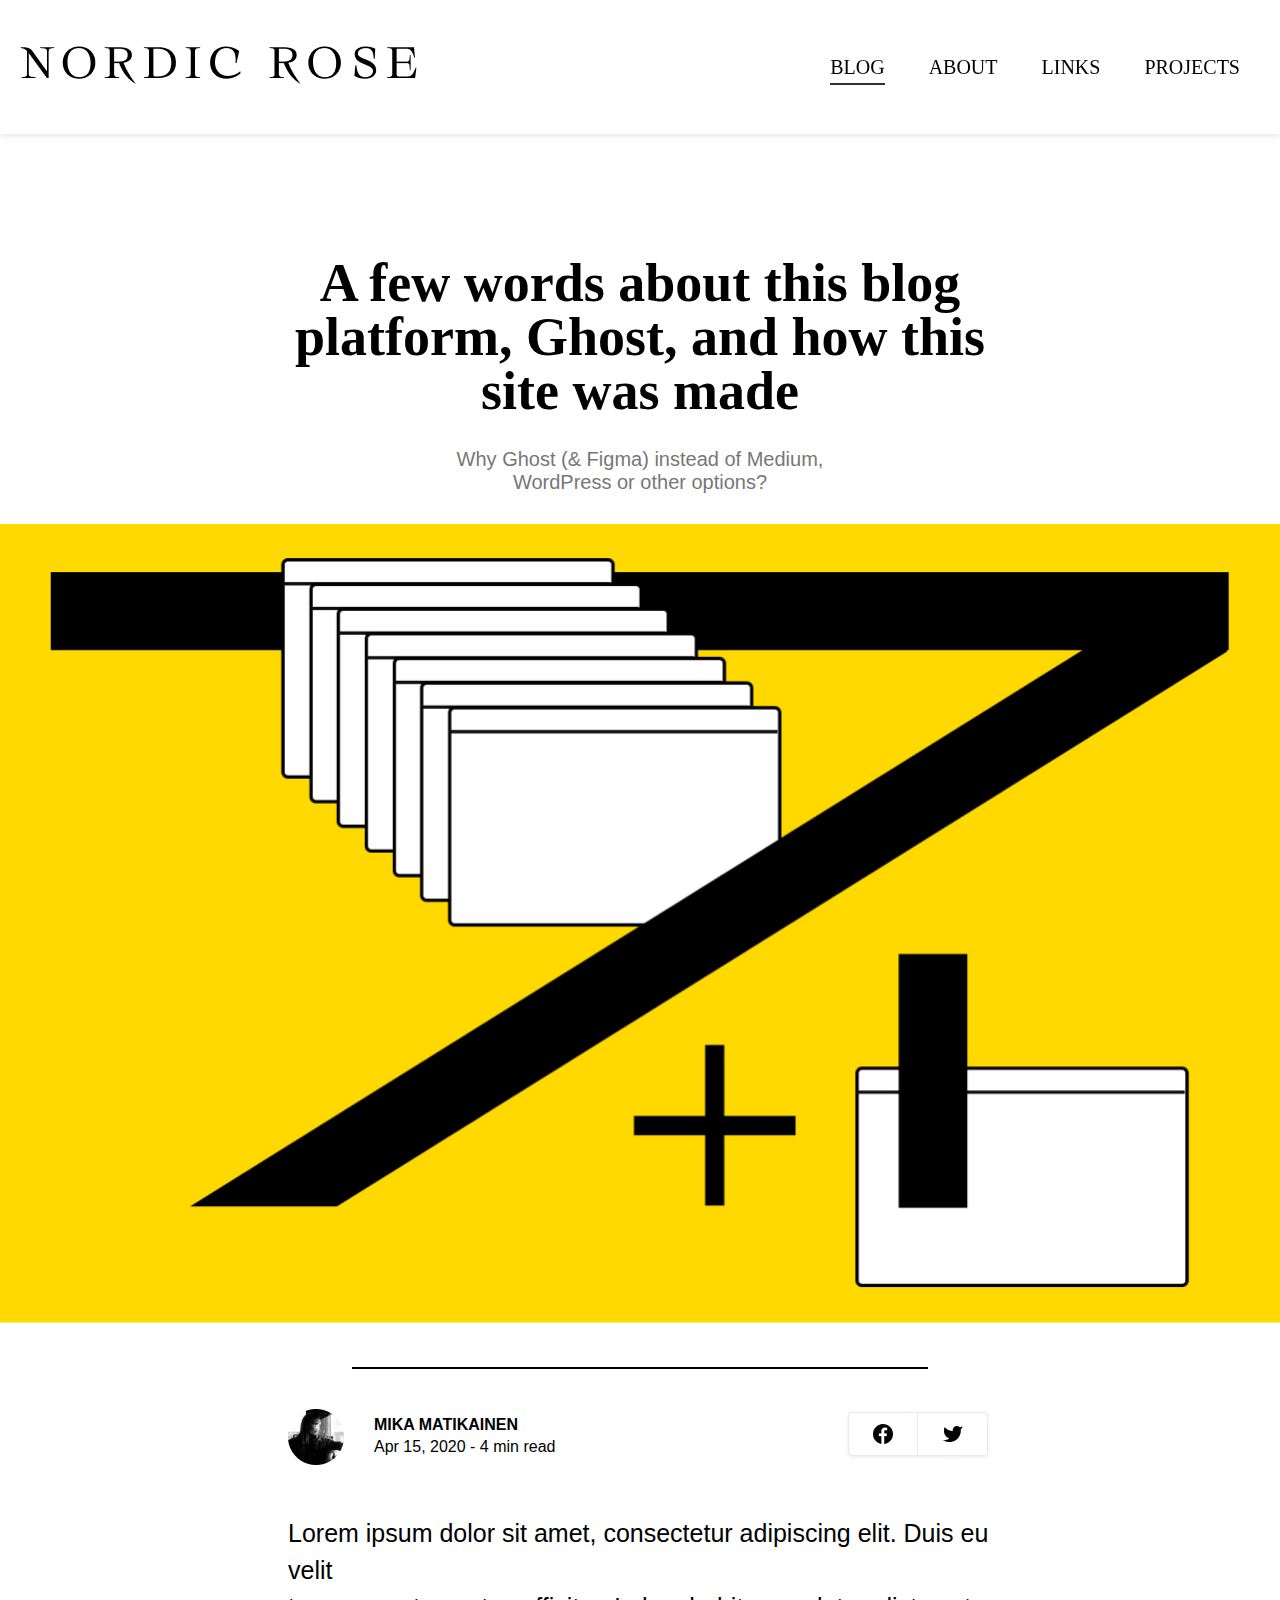
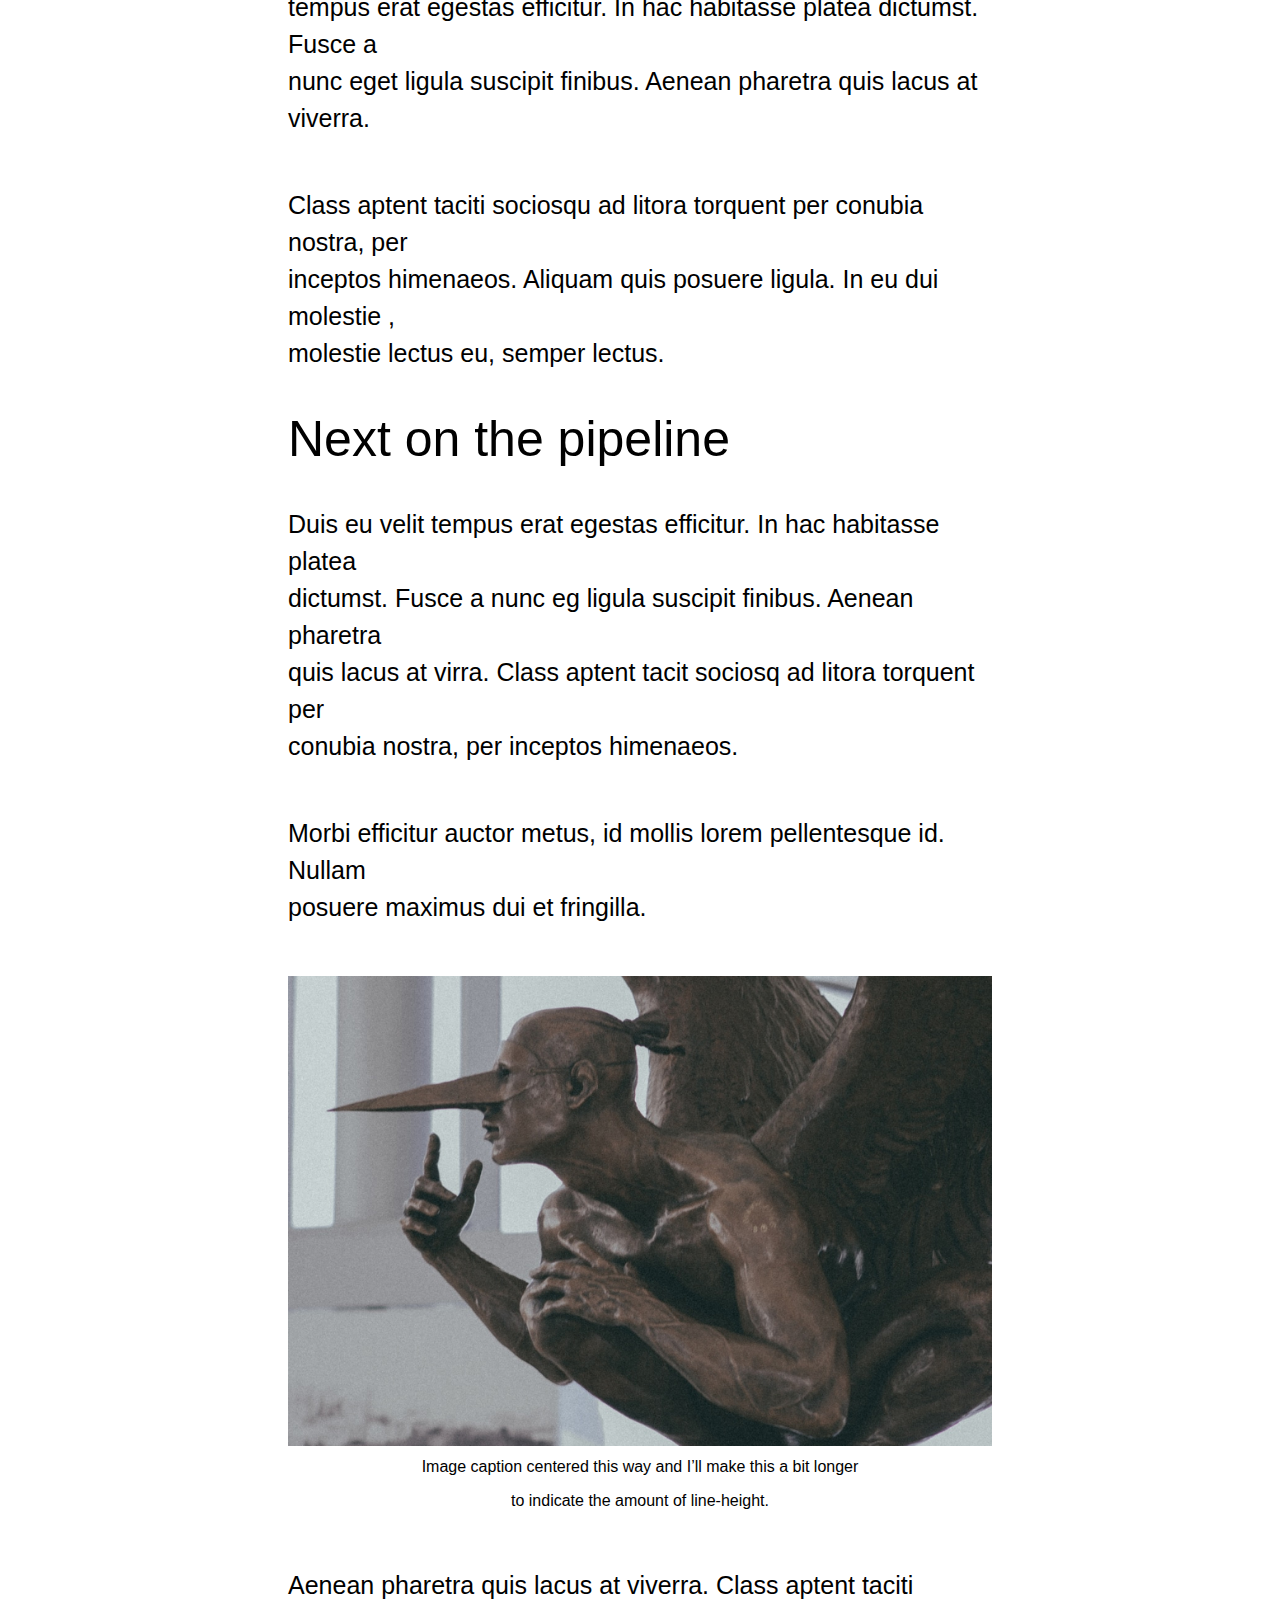
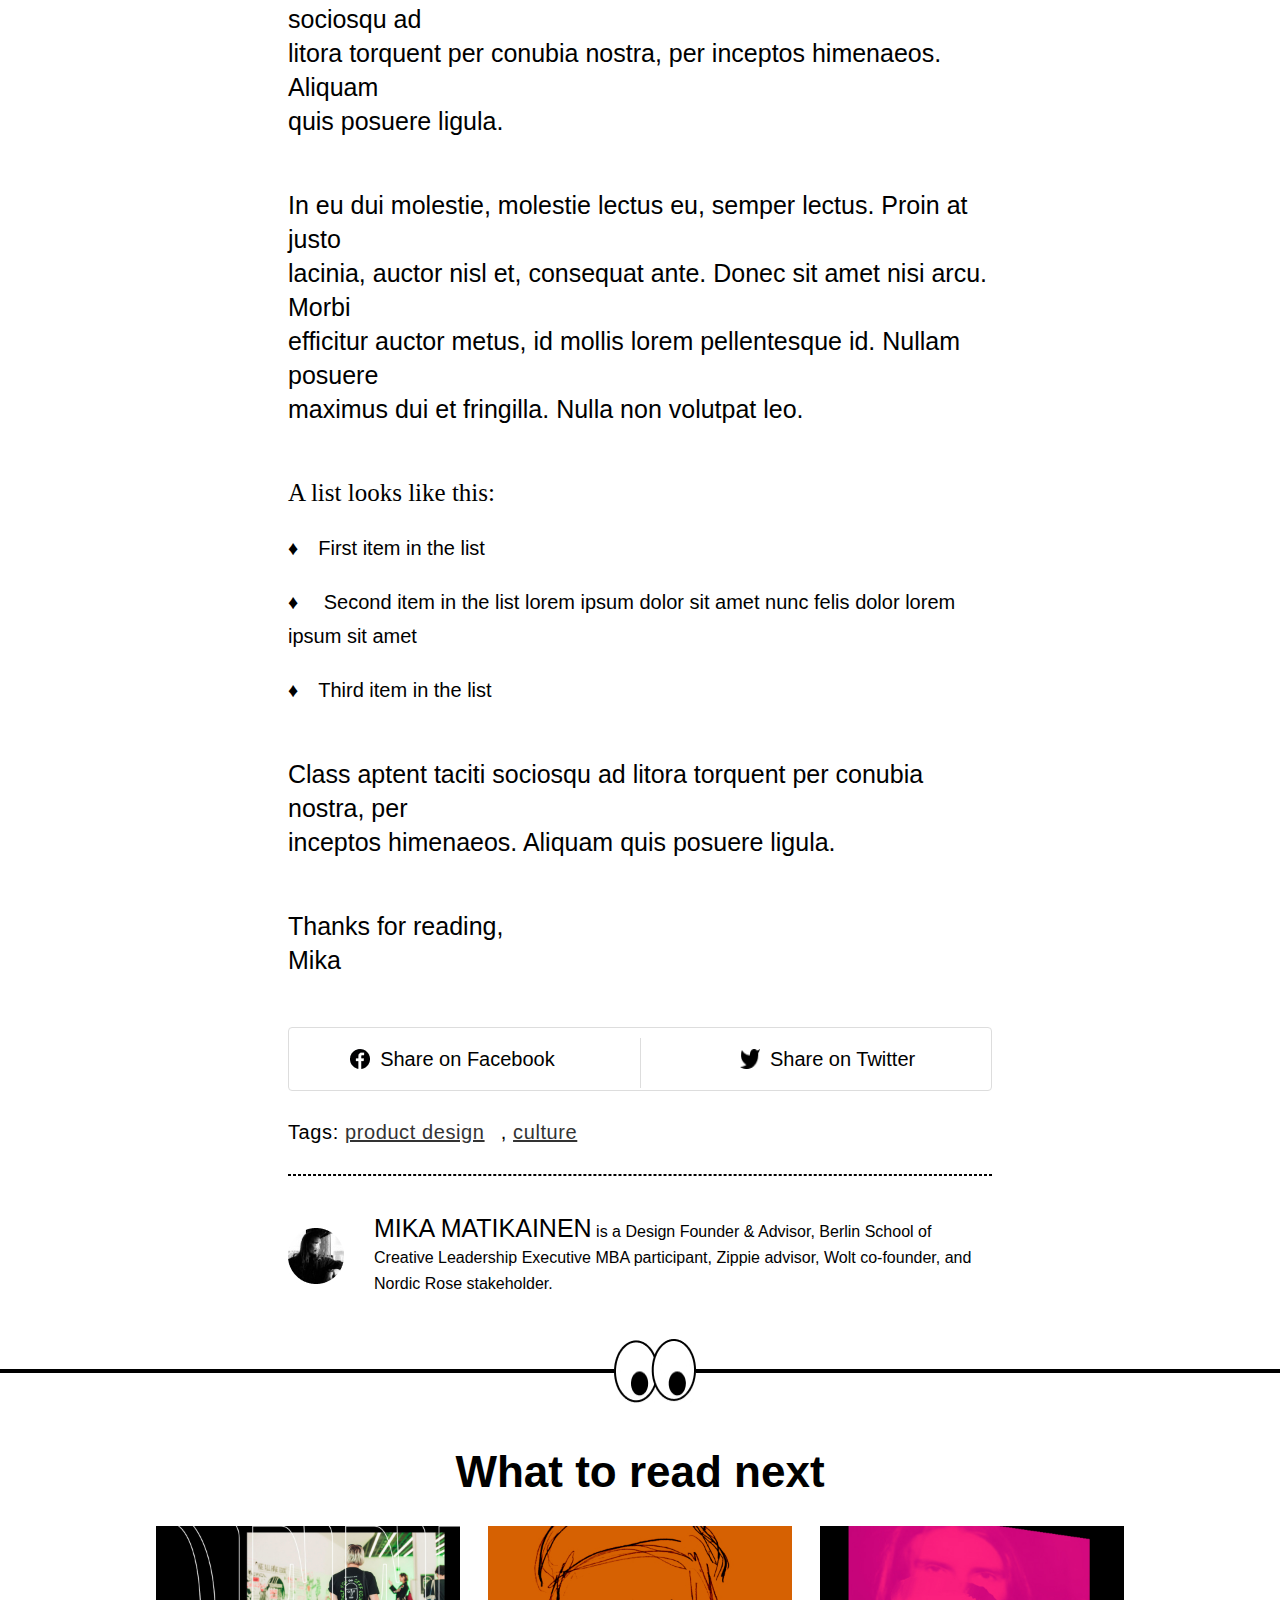
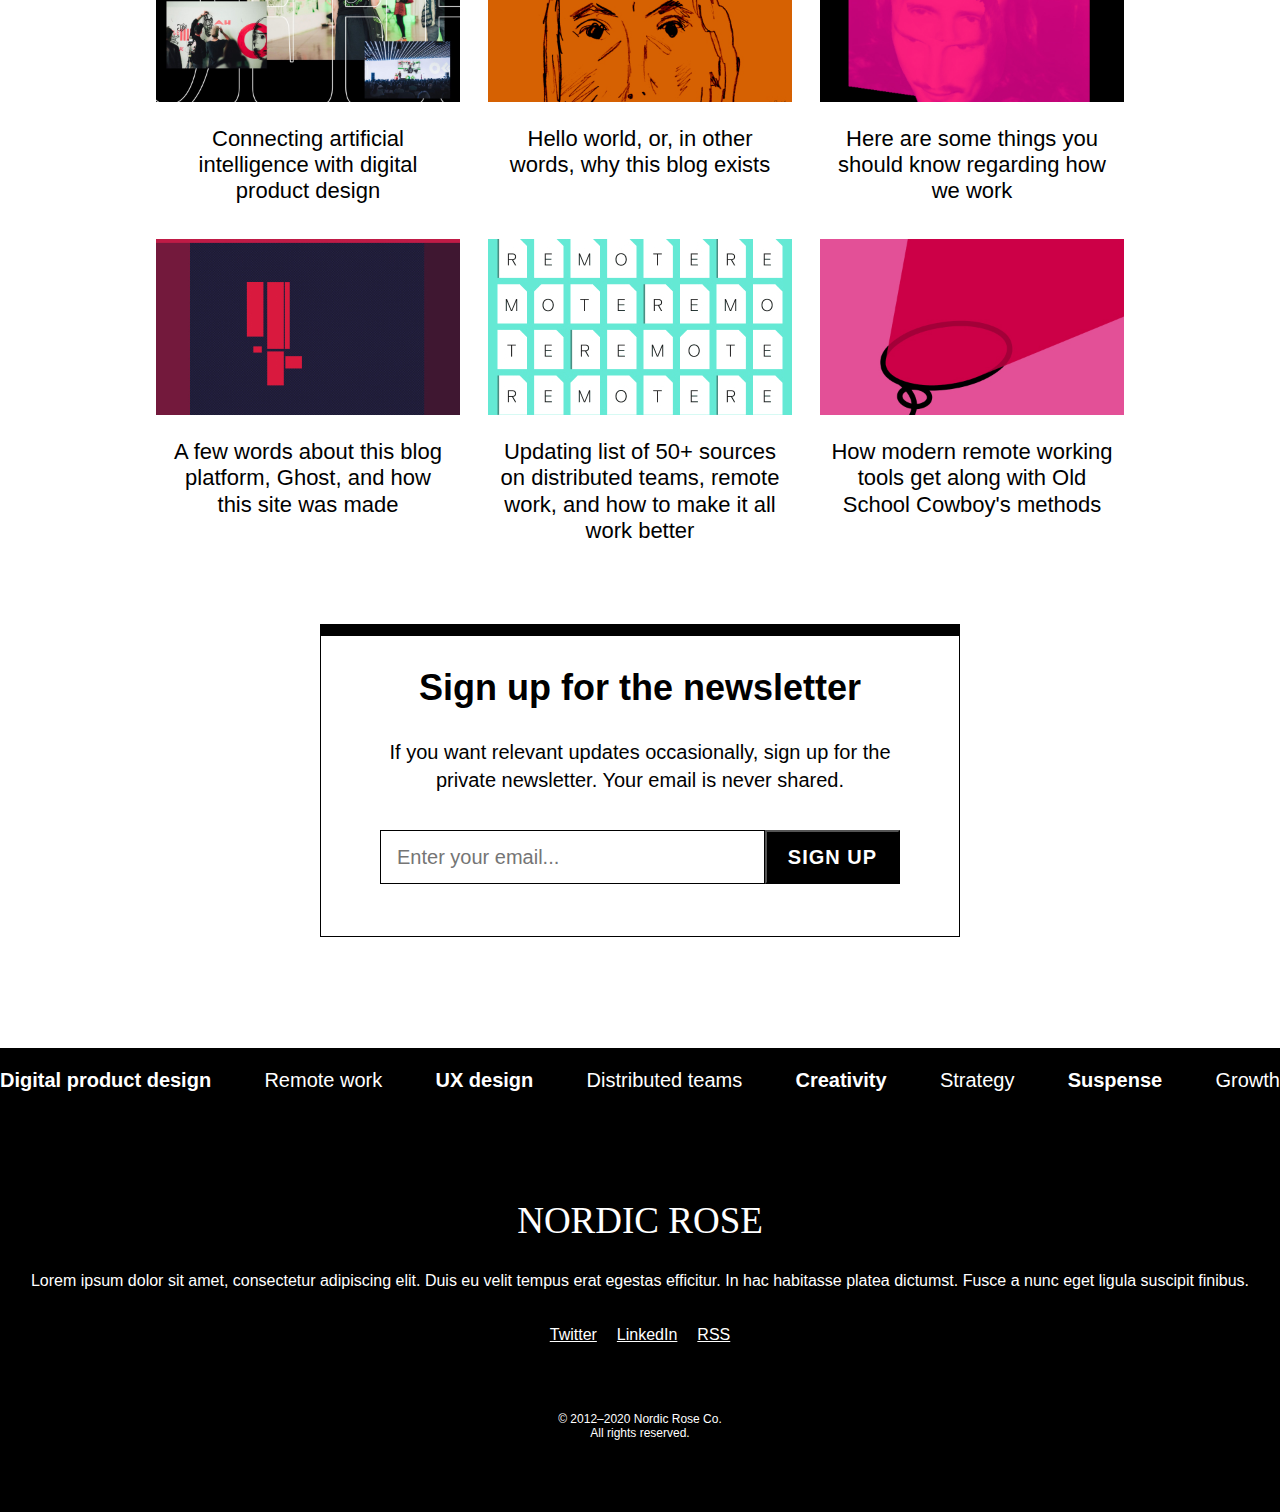
<file: index.html>
<!DOCTYPE html>
<html lang="en">
<head>
    <meta charset="UTF-8">
    <meta name="viewport" content="width=device-width, initial-scale=1.0">
    <title>Arice</title>

    <link rel="stylesheet" href="https://cdnjs.cloudflare.com/ajax/libs/font-awesome/6.6.0/css/all.min.css" integrity="sha512-Kc323vGBEqzTmouAECnVceyQqyqdsSiqLQISBL29aUW4U/M7pSPA/gEUZQqv1cwx4OnYxTxve5UMg5GT6L4JJg==" crossorigin="anonymous" referrerpolicy="no-referrer" />

    <link rel="stylesheet" href="https://cdnjs.cloudflare.com/ajax/libs/font-awesome/6.5.1/css/all.min.css"
    integrity="sha512-DTOQO9RWCH3ppGqcWaEA1BIZOC6xxalwEsw9c2QQeAIftl+Vegovlnee1c9QX4TctnWMn13TZye+giMm8e2LwA=="
    crossorigin="anonymous" referrerpolicy="no-referrer" />
  <link href="https://fonts.googleapis.com/css2?family=Pacifico&display=swap" rel="stylesheet">
  <link rel="preconnect" href="https://fonts.googleapis.com">
  <link rel="preconnect" href="https://fonts.gstatic.com" crossorigin>
  <link href="https://fonts.googleapis.com/css2?family=ABeeZee:ital@0;1&display=swap" rel="stylesheet">
    <!-- CSS -->
     <link rel="stylesheet" href="./arice.css">
</head> 
<body>
     <!-- HEADER -->
     <header>
        <div class="head">
            <div class="head_img">
              <img src="./img/NORDIC ROSE (1).jpg" alt="">
            </div>
            <nav class="head_nav">
                <a href="#blog">Blog</a>
                <a href="#about">About</a>
                <a href="#links">Links</a>
                <a href="#project">Projects</a>
            </nav>

            <div class="head_icon">
                <i class="fa-solid fa-bars"></i>
              </div>
        </div>

        <div class="underline"></div>
     </header>


     <!-- MAIN -->
     <section class="banner">
         <h1>
          A few words about this blog platform, Ghost, and how this site was
          made
        </h1>
         <p>Why Ghost (& Figma) instead of Medium, <br> WordPress or other options?</p>
         <img src="./img/image 2.jpg" alt="">
     </section>
     <hr>
    <section>
      <section class="articles">
        <div class="mika">
           <div class="mika_about">
             <img src="./img/Mask Group.jpg" alt="">
 
             <div class="mika_info">
                 <h2>MIKA MATIKAINEN</h2>
                 <p>Apr 15, 2020 - 4 min read</p>
             </div>
           </div> 
 
           <div class="mika_icon">
             <img src="./img/Group 4.jpg" alt="">
           </div>

           <div class="social_mobile">
            <img src="./img/Group 53.jpg" alt="">
           </div>
        </div>
 
        <div class="content">
         <p>
             Lorem ipsum dolor sit amet, consectetur adipiscing elit. Duis eu
             velit <br />
             tempus erat egestas efficitur. In hac habitasse platea dictumst.
             Fusce a <br />
             nunc eget ligula suscipit finibus. Aenean pharetra quis lacus at
             viverra.
           </p>
           <p class="content_dis">
             Class aptent taciti sociosqu ad litora torquent per conubia nostra,
             per <br />inceptos himenaeos. Aliquam quis posuere ligula. In eu dui
             molestie ,<br />
             molestie lectus eu, semper lectus.
           </p>
           <h2>Next on the pipeline</h2>
           <p>
             Duis eu velit tempus erat egestas efficitur. In hac habitasse platea
             <br />
             dictumst. Fusce a nunc eg ligula suscipit finibus. Aenean pharetra
             <br />
             quis lacus at virra. Class aptent tacit sociosq ad litora torquent
             per <br />
             conubia nostra, per inceptos himenaeos.
           </p>
           <p class="content_dis">
             Morbi efficitur auctor metus, id mollis lorem pellentesque id.
             Nullam <br />
             posuere maximus dui et fringilla.
           </p>
        </div>
 
        <div class="content_mobile">
         <p>This lovely web is full of everything which is created I don't know what in mind, considering that sometimes totally bonkers stuff might be highly relevant if it has the right kind of thinking behind it.</p>
           <h2>Next on the pipeline</h2>
           <p>This lovely web is full of everything which is created I don't know what in mind, considering that sometimes totally bonkers stuff might be highly relevant if it has the right kind of thinking behind it. </p>
        </div>
 
        <div class="content_img">
            <img src="./img/Rectangle 8.jpg" alt="" class="rectange">
 
            <p class="first">Image caption centered this way and I’ll make this a bit longer
             <br />
             to indicate the amount of line-height.</p>
 
             <div class="container_pc">
                 <p>
                     Aenean pharetra quis lacus at viverra. Class aptent taciti sociosqu
                     ad
                     <br />
                     litora torquent per conubia nostra, per inceptos himenaeos. Aliquam
                     <br />
                     quis posuere ligula.
                 </p>
                 <p class="content_dis">
                     In eu dui molestie, molestie lectus eu, semper lectus. Proin at
                     justo
                     <br />
                     lacinia, auctor nisl et, consequat ante. Donec sit amet nisi arcu.
                     Morbi <br />
                     efficitur auctor metus, id mollis lorem pellentesque id. Nullam
                     posuere <br />
                     maximus dui et fringilla. Nulla non volutpat leo.
                 </p>
                 <span>A list looks like this:</span>
                   <ul class="list-idea">
                     <li>First item in the list</li>
                     <li>
                       Second item in the list lorem ipsum dolor sit amet nunc felis
                       <!-- <br /> -->
                       dolor lorem ipsum sit amet
                     </li>
                     <li>Third item in the list</li>
                   </ul>
                 <p class="content_dis2">
                     Class aptent taciti sociosqu ad litora torquent per conubia nostra,
                     per <br />
                     inceptos himenaeos. Aliquam quis posuere ligula.
                 </p>
                 <p>
                     Thanks for reading,
                     <br />
                     Mika
                 </p>
             </div>

             <div class="container_mobile">
              <p>This lovely web is full of everything which is created I don't know what in mind, considering that sometimes totally bonkers stuff might be highly relevant if it has the right kind of thinking behind it.</p>
              <p>
                Luckily, in the middle of all that, there are some pockets of content that offer delightfully valuable contrast to cursory wisdom in some of the established channels.</p>
             </div>
 
             <div class="share_item">
               <div class="share_fb">
                 <img alt="Facebook icon" src="./img/facebook 1.jpg" width="20" />
                 <p>Share on Facebook</p>
               </div>
               <div class="divider"></div>
               <div class="share_twi">
                 <img alt="Twitter icon" src="./img/Vector.jpg" width="20"/>
                 <p>Share on Twitter</p>
               </div>
             </div>

             <div class="share_item_mobile">
              <p>Share:</p>
              <div class="share_time_all">
                <div class="share_fb">
                  <img alt="Facebook icon" src="./img/facebook 1.jpg" width="20" />
                </div>
                <div class="divider"></div>
                <div class="share_twi">
                  <img alt="Twitter icon" src="./img/Vector.jpg" width="20"/>
                </div>
                <div class="divider"></div>
                <div class="share_tele">
                  <img alt="Twitter icon" src="./img/Vector (1).jpg"/>
                </div>
              </div>
            </div>
 
             <div class="post_tag">
               Tags:
               <a > product design</a>
               ,
               <a >culture</a>
             </div>
             <p class="line_footer"></p>
 
             <div class="mika">
               <div class="mika_about">
                 <img src="./img/Mask Group.jpg" alt="">
     
                 <div class="mika_info">
                   <p>
                     <span>MIKA MATIKAINEN</span>
                     <p class="auth"> is a Design Founder &amp; Advisor, Berlin School of Creative Leadership Executive MBA participant, Zippie advisor, Wolt co-founder, and Nordic Rose stakeholder.</p>
                   </p>
                 </div>
               </div> 
     
            </div>
         </div>
        </div>
      </section>

      <div class="line_eyeall">
        <hr class="line_eye" />
        <img class="eye_center" src="./img/Group 10.jpg" />
      </div>


      <div class="list_all">
        <div class="list_item">
          <p class="title_item">What to read next</p>
          <div class="list_item_container">
            <div class="list_group">
              <img class="list_group_img" src="./img/Rectangle 13.jpg" />
              <p class="list_group_item">Connecting artificial intelligence with digital product design</p>
            </div>
            <div class="list_group">
              <img class="list_group_img" src="./img/Rectangle 13 (1).jpg" />
              <p class="list_group_item">Hello world, or, in other words, why this blog exists</p>
            </div>
            <div class="list_group">
              <img class="list_group_img" src="./img/Rectangle 12.jpg" />
              <p class="list_group_item">Here are some things you should know regarding how we work</p>
            </div>
            <div class="list_group">
              <img class="list_group_img" src="./img/Rectangle 37.jpg" />
              <p class="list_group_item">A few words about this blog platform, Ghost, and how this site was made</p>
            </div>
            <div class="list_group">
              <img class="list_group_img" src="./img/Rectangle 39.jpg" />
              <p class="list_group_item">Updating list of 50+ sources on distributed teams, remote work, and how to make
                it all work better</p>
            </div>
            <div class="list_group">
              <img class="list_group_img" src="./img/Rectangle 18.jpg" />
              <p class="list_group_item">How modern remote working tools get along with Old School Cowboy's methods</p>
            </div>
          </div>
    
          <div class="formmat">
            <p class="title_formmat">Sign up for the newsletter</p>
            <p class="des_formmat">If you want relevant updates occasionally, sign up for the private newsletter.
              Your email is never shared.</p>
            <div class="register_formmat">
              <input class="input_formmat" placeholder="Enter your email..." />
              <button class="button_formmat">SIGN UP</button>
            </div>
          </div>
        </div>
      </div>
      
    </section>
    

    <footer>
      <div class="all_footer">
        <div class="footer_list">
          <p class="list1 none">Digital product design</p>
          <p class="list2">Remote work</p>
          <p class="list1">UX design</p>
          <p class="list2">Distributed teams</p>
          <p class="list1 none">Creativity</p>
          <p class="list2 none">Strategy</p>
          <p class="list1 none">Suspense</p>
          <p class="list2 none">Growth</p>
        </div>
  
        <div class="footer_content">
          <p class="footer_logo">NORDIC ROSE</p>
          <p class="footer_dis">Lorem ipsum dolor sit amet, consectetur adipiscing elit. Duis eu velit tempus erat egestas
            efficitur. In hac habitasse platea dictumst. Fusce a nunc eget ligula suscipit finibus. </p>
          <div class="list_content">
            <ul>
              <li><a>Twitter</a></li>
              <li><a>LinkedIn</a></li>
              <li><a>RSS</a></li>
            </ul>
          </div>
          <p class="copy">
            © 2012–2020 Nordic Rose Co. All rights reserved.
          </p>
        </div>
      </div>
    </footer>
</body>
</html>
</file>
<file: arice.css>
@import url("https://fonts.cdnfonts.com/css/new-york-extra-large");
@import url("https://fonts.cdnfonts.com/css/sf-mono");
@import url("https://fonts.cdnfonts.com/css/sf-pro-display");
@import url("https://fonts.cdnfonts.com/css/new-york-extra-large");

* {
    margin: 0;
    padding: 0;
    box-sizing: border-box;
    /* border: 1px solid red; */
}

nav a {
    color: black;
    text-decoration: none;
    margin: 0 20px;
    text-transform: uppercase;
    font-size: 20px;
}

header .head {
    margin-bottom: 30px;
    position: fixed;
    width: 100vw;
    top: 0;
    left: 0;
    background-color: white; /* Đảm bảo nền header không bị lẫn với nội dung bên dưới */
    z-index: 1000; /* Đảm bảo header nằm trên các thành phần khác */
    padding: 0 20px;
    display: flex;
    align-items: center;
    justify-content: space-between; /* Đẩy `nav` sang bên phải */
    box-shadow: 0 2px 5px rgba(0, 0, 0, 0.1); /* Tạo bóng nhẹ nếu cần */
    height: 134px;
}
.underline {
    width: 100%;
    height: 1px;
    background-color: #555;
    margin: auto;
}

.head .head_nav{
    display: block;
}
  
.head .head_icon {
    display: none;
}

.social_mobile {
    display: none;
}

nav a:first-child {
    border-bottom: 2px solid #333;
    padding-bottom: 5px;
}

.banner{
    text-align: center;
    margin: 40px 0;
    margin-top: 255px;
    width: 100%;
}
.banner img {
    width: 100%;
}
.banner h1 {
    font-family: "New York Extra Large";
    font-size: 54px;
    font-weight: 700;
    line-height: 54px;
    text-align: center;
    margin-left: 291px;
    margin-right: 291px;
}
.banner p {
    font-size: 20px;
    color: #777;
    font-family: "SF Mono", sans-serif;
    margin: 30px 0;
}

hr {
    border: none; /* Bỏ các đường viền mặc định */
    height: 2px; /* Đặt độ dày cho đường gạch */
    background-color: black; /* Màu sắc của đường gạch */
    margin: 20px 0; /* Khoảng cách trên và dưới */
    width: 45%;
    margin: auto;
}

.articles {
    max-width: 704px;
    margin: auto;
}

.mika {
    display: flex;
    justify-content: space-between;
    align-items: center;
    margin: 40px 0;
}
.mika_about {
    display: flex;
    gap: 30px;
    align-items: center;
}
.mika_info p {
    margin: 0;
    font-size: 14px;
    line-height: 19.09px;
    font-family: "SF Pro Display", sans-serif;
    margin-top: 10px;
    color: #777;
}
.mika_info h2 {
    margin: 0;
    font-size: 16px;
    font-weight: 700px;
    line-height: 19.09px;
    font-family: "SF Pro Display", sans-serif;
  }
.mika_about img {
    gap: 0px;
    opacity: 0px;
}


.content p {
    font-size: 25px;
    margin: 50px 0; 
    font-weight: 100;
    line-height: 37px;
    font-family: "New York Medium", sans-serif;
    text-align: left;
}
.content h2 {
    font-size: 50px;
    margin: 30px 0; 
    font-weight: 100;
    line-height: 34px;
    font-family: "New York Medium", sans-serif;
}

.content_mobile {
    display: none;
}
.content_mobile p {
    font-size: 25px;
    margin: 50px 0; 
    font-weight: 100;
    line-height: 37px;
    font-family: "New York Medium", sans-serif;
    text-align: left;
}
.content_mobile h2 {
    font-size: 36px;
    margin: 30px 0; 
    font-weight: 300;
    line-height: 34px;
    font-family: "New York Medium", sans-serif;
}

.content_img .rectange {
    width: 100%;
    gap: 0px;
}
.content_img p {
    font-family: "New York Medium", sans-serif;
    font-size: 20px;
    font-weight: 100px;
    line-height: 34px;

}
.first {
    text-align: center;
    font-size: 16px !important;
    margin: 0 !important;
}
.container_pc {
    font-family: " New York Medium";
    font-size: 20px;
    font-weight: 100;
    line-height: 34px;
    text-align: left;
    margin: 50px 0; 
}
.container_pc p {
    font-size: 25px;
    font-weight: 100;
    line-height: 34px;
    font-family: "New York Extra Large", sans-serif;
    text-align: left;
    margin: 50px 0; 
}
.container_mobile p {
    font-size: 25px;
    font-weight: 100;
    line-height: 34px;
    font-family: "New York Extra Large", sans-serif;
    text-align: left;
    margin: 50px 0; 
}
.container_mobile {
    display: none;
}

.list-idea {
    list-style-type: none;
    /* Loại bỏ ký hiệu mặc định */
    padding: 0;
  }
  
.list-idea li::before {
    content: "♦";
    /* Hình thoi màu đen */
    color: black;
    /* Màu đen cho hình thoi */
    margin-right: 20px;
  }
  
.list-idea li {
    font-family: "New York Extra Large", sans-serif;
    font-size: 20px;
    font-weight: 400;
    line-height: 34px;
    text-align: left;
    margin: 20px 0;
}
span {
    font-size: 25px;
    font-weight: 400;
    margin: 20px 0;
}

.share_item {
    display: flex;
    justify-content: space-between;
    margin: 32px 0;
    padding: 10px;
    border: 1px solid #ddd;
    border-radius: 4px;
    height: 64px;
  }
.share_item_mobile {
    display: none;
}
.share_time_all {
    display: flex;
    justify-content: space-between;
    margin: 32px 0;
    padding: 10px;
    border: 1px solid #ddd;
    border-radius: 4px;
    height: 64px;
}
  
.share_fb,
.share_twi,
.share_tele {
    background: none;
    border: none;
    font-size: 14px;
    cursor: pointer;
    padding: 10px 20px;
    width: 45%;
    text-align: center;
    display: flex;
    align-items: center;
    justify-content: center;
    font-family: "SF Pro Display", sans-serif;
  }
  
.share_fb img,
.share_twi img {
    margin-right: 10px;
    width: 20px;
    height: 20px;
}

.divider {
    width: 1px;
    height: 50px;
    background-color: #ddd;
    margin: 0 10px;
    border: 1px;
    align-self: stretch;
}

.post_tag {
    font-family: 'SF-Mono', sans-serif;
    font-size: 20px;
    font-weight: 500;
    line-height: 19.09px;
    letter-spacing: 0.03em;
}
.post_tag a{
    color: #333;
    margin-right: 10px;
    font-family: "SF Pro Display", sans-serif;
    text-decoration: underline; /* Gạch chân chữ */
}
  
.line_footer {
    border: 1px dashed black;
    margin: 32px 0;
}

.mika_about p{
    display: inline;
    margin-bottom: 5px;
    font-size: 16px;
    font-weight: 400;
    line-height: 25.6px;
    color: black;
    font-family: 'SF-Mono', sans-serif;
}

.line_eyeall {
    margin: 73px 0px;
    position: relative;
  }
  
.line_eye {
    border: 2px solid #000000;
    width: 100% !important;
  }
  
.eye_center {
    width: 82px;
    height: 64.29px;
    position: absolute;
    top: -30.1px;
    left: 48%;
    z-index: 1;
  }

  
.title_item {
    font-family: 'New-York-Small', sans-serif;
    font-size: 44px;
    font-weight: 700;
    line-height: 52.51px;
    text-align: center;
}

.list_all {
    max-width: 968px;
    margin: auto;
}

/* .list_item {
    width: 100%;
} */
  
.list_item_container {
    display: grid;
    grid-template-columns: repeat(3, 1fr);
    column-gap: 28px;
    row-gap: 34px;
    margin-top: 27px;
}
  
.list_group {
    width: 100%;
    /* height: auto; */
}
  
.list_group_img {
    width: 100%;
}
  
.list_group_item {
    padding: 0 10px;
    margin-top: 20px;
    font-family: 'SF-Mono', sans-serif;
    font-size: 22px;
    font-weight: 500;
    line-height: 26.4px;
    text-align: center;
}

.formmat {
    width: 640px;
    height: 313px;
    margin: 80px auto;
    border: 1px solid #000000;
    border-top: 12px solid #000000;
}
  
.title_formmat {
    margin-top: 38px;
    font-family: 'New-York-Small', sans-serif;
    font-size: 36px;
    font-weight: 700;
    line-height: 28px;
    text-align: center;
}
  
.des_formmat {
    width: 538px;
    margin: 36px auto;
    font-family: 'SF-Mono', sans-serif;
    font-size: 20px;
    font-weight: 400;
    line-height: 28px;
    text-align: center;
}
  
.register_formmat {
    width: 520px;
    height: 54px;
    display: flex;
    margin: auto;
}
  
.input_formmat {
    width: 396px;
    border: 1px solid #000000;
    padding-left: 16px;
    font-family: 'SF-Mono', sans-serif;
    font-size: 20px;
    font-weight: 400;
    line-height: 23.87px;
    text-align: left;
}
  
.button_formmat {
    width: 139px;
    height: 54px;
    background-color: #000000;
    color: #FFFFFF;
    font-family: 'SF-Mono', sans-serif;
    font-size: 20px;
    font-weight: 700;
    line-height: 23.87px;
    letter-spacing: 0.05em;
    text-align: center;
}


.all_footer {
    margin-top: 111px;
    width: 100%;
    height: 464px;
    background-color: #000000;
    padding-top: 18px;
}
  
.footer_list {
    height: 28px;
    display: flex;
    justify-content: space-between;
    color: #FFFFFF;
    overflow: hidden;
}
  
.list1 {
    font-family: 'FS-Mono', sans-serif;
    font-size: 20px;
    font-weight: 800;
    line-height: 28px;
    text-align: left;
  
}
  
.list2 {
    font-family: 'FS-Mono', sans-serif;
    font-size: 20px;
    font-weight: 400;
    line-height: 28px;
    text-align: left;
  
}
  
.footer_content {
    margin-top: 105px;
    color: #FFFFFF;
}
  
.footer_logo {
    font-family: "PT Serif", serif;
    font-weight: 400;
    font-style: normal;
    font-size: 37px;
    text-align: center;
}
  
.footer_dis {
    margin: 28px auto;
    width: 100%;
    font-family: 'New-York-Small', sans-serif;
    font-size: 16px;
    font-weight: 400;
    line-height: 22.4px;
    text-align: center;
  
}
  
.list_content {
    display: flex;
    justify-content: center;
}
  
.list_content ul {
    display: flex;
    list-style: none;
    gap: 20px;
}
  
.list_content ul li a {
    text-decoration: underline;
    font-family: 'SF-Mono', sans-serif;
    font-size: 16px;
    font-weight: 500;
    line-height: 27.2px;
    text-align: left;
  
}
  
.copy{
    margin: 64px auto;
    width: 178px;
    font-family: 'SF-Mono', sans-serif;
    font-size: 12px;
    font-weight: 500;
    text-align: center;
  
}

/* MÀN mtb */
@media (max-width: 992px) {
      .head .head_nav {
        display: none;
      }
      .head .head_icon {
        display: block;
        font-size: 40px;
        margin-left: 20px;
      }
    .eye_center {
        left: 45%;
      }
    .title_item {
        font-family: 'New-York-Small', sans-serif;
        font-size: 32px;
        font-weight: 700;
        line-height: 38.19px;
        text-align: center;
      }
    .list_item_container{
        grid-template-columns: repeat(2, 1fr);
        padding: 0 20px;

      }
    .list_group {
        width: 100%;
      }
    .list_group_img {
        width: 100%;
        height: 176px;
      }
    .list_group_item {
        font-family: 'SF-Mono', sans-serif;
        font-size: 22px;
        font-weight: 500;
        line-height: 26.4px;
        text-align: center;
      }
    .formmat {
        width: 100%;
        margin: 80px 0px;
      }
    .title_formmat {
        font-family: 'New-York-Small', sans-serif;
        font-size: 29px;
        font-weight: 700;
        line-height: 29px;
        text-align: center;
      }
    .des_formmat {
        font-family: 'SF-Mono', sans-serif;
        font-size: 16px;
        font-weight: 400;
        line-height: 22.4px;
        text-align: center;
        width: 306px;
      }
    .register_formmat {
        width: 363px;
      }
    .input_formmat {
        width: 255px;
      }
    .button_formmat {
        width: 108px;
      }
    .banner {
        margin-top: 190px;
        margin-bottom: 12px;
    }
    .banner h1 {
        font-family: "New York Extra Large", sans-serif;
        font-size: 36px;
        margin: 20px 10px 24px;
        line-height: 42.96px;
        text-align: center;
        margin-left: 15px;
    }
    .mika {
        display: flex;
        align-items: center;
        flex-direction: column;
    }
    .social_mobile {
        display: block;
        margin-top: 36px;
    }
    .mika_icon {
        display: none;
    }
    .share_item {
        display: none;
    }
    .share_item_mobile {
        display: block;
    }
    .share_time_all{
        margin-top: 9px;
        margin-bottom: 24px;
    }
    hr {
        width: 76%;
    }
    .content_mobile {
        display: block;
    }
    .content {
        display: none;
    }
    .container_mobile{
        display: block;
    }
    .container_pc {
        display: none;
    }

}
@media screen and (max-width: 776px) {
    .list_item_container {
        grid-template-columns: repeat(1, 1fr);
        padding: 0 20px;
        margin-top: 29px;
    }
    .list_group_img {
        height: 194px;
        object-fit: cover;
    }
    .banner h1 {
        font-family: "New York Extra Large", sans-serif;
        font-size: 35px;
        margin: 20px 10px 24px;
        /* width: 357px; */
        line-height: 42.96px;
        text-align: center;
        margin-left: 15px;
    }
    .head_img img {
        width: 100%;
    }
    .articles {
        max-width: 335px;
    }
    .register_formmat {
        width: 283px;
      }
    .input_formmat {
        width: 177px;
    }
    .des_formmat {
        font-family: 'SF-Mono', sans-serif;
        font-size: 16px;
        font-weight: 400;
        line-height: 22.4px;
        text-align: center;
        width: 306px;
        overflow: hidden;
    }
    .social_mobile {
        display: block;
        margin-top: 36px;
    }
}
</file>
